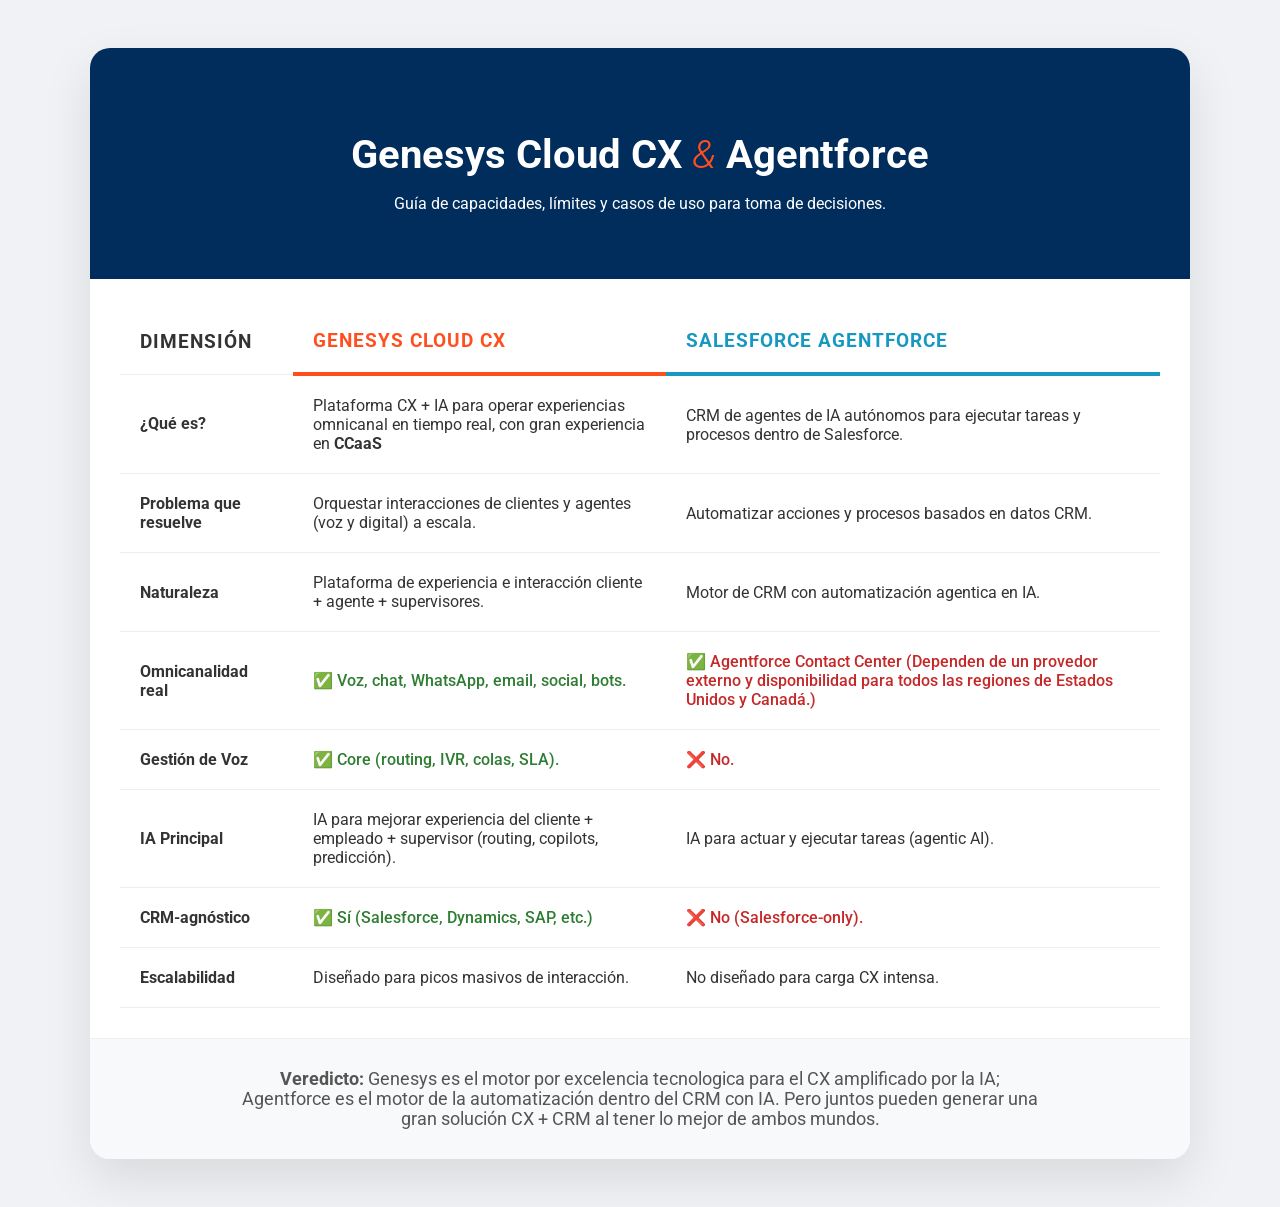
<file: Agentforce/genesys_agentforce.html>
<!DOCTYPE html>
<html lang="es">
<head>
    <meta charset="UTF-8">
    <meta name="viewport" content="width=device-width, initial-scale=1.0">
    <title>Genesys Cloud vs Agentforce | Comparativo</title>
    <link href="https://fonts.googleapis.com/css2?family=Roboto:wght@300;400;700&display=swap" rel="stylesheet">
    <link rel="stylesheet" href="css/genesys_agentforce_style.css">
</head>
<body>

    <section class="compare-container">
        <header class="compare-header">
            <h1>Genesys Cloud CX <span class="vs">&</span> Agentforce</h1>
            <p>Guía de capacidades, límites y casos de uso para toma de decisiones.</p>
        </header>

        <div class="table-wrapper">
            <table>
                <thead>
                    <tr>
                        <th>Dimensión</th>
                        <th class="brand-genesys">Genesys Cloud CX</th>
                        <th class="brand-salesforce">Salesforce Agentforce</th>
                    </tr>
                </thead>
                <tbody>
                    <tr>
                        <td><strong>¿Qué es?</strong></td>
                        <td>Plataforma CX + IA para operar experiencias omnicanal en tiempo real, con gran experiencia en <b>CCaaS</b></td>
                        <td>CRM de agentes de IA autónomos para ejecutar tareas y procesos dentro de Salesforce.</td>
                    </tr>
                    <tr>
                        <td><strong>Problema que resuelve</strong></td>
                        <td>Orquestar interacciones de clientes y agentes (voz y digital) a escala.</td>
                        <td>Automatizar acciones y procesos basados en datos CRM.</td>
                    </tr>
                    <tr>
                        <td><strong>Naturaleza</strong></td>
                        <td>Plataforma de experiencia e interacción cliente + agente + supervisores.</td>
                        <td>Motor de CRM con automatización agentica en IA.</td>
                    </tr>
                    <tr>
                        <td><strong>Omnicanalidad real</strong></td>
                        <td class="check">✅ Voz, chat, WhatsApp, email, social, bots.</td>
                        <td class="cross">✅ Agentforce Contact Center (Dependen de un provedor externo y disponibilidad para todos las regiones de Estados Unidos y Canadá.)</td>
                    </tr>
                    <tr>
                        <td><strong>Gestión de Voz</strong></td>
                        <td class="check">✅ Core (routing, IVR, colas, SLA).</td>
                        <td class="cross">❌ No.</td>
                    </tr>
                    <tr>
                        <td><strong>IA Principal</strong></td>
                        <td>IA para mejorar experiencia del cliente + empleado + supervisor (routing, copilots, predicción).</td>
                        <td>IA para actuar y ejecutar tareas (agentic AI).</td>
                    </tr>
                    <tr>
                        <td><strong>CRM-agnóstico</strong></td>
                        <td class="check">✅ Sí (Salesforce, Dynamics, SAP, etc.)</td>
                        <td class="cross">❌ No (Salesforce-only).</td>
                    </tr>
                    <tr>
                        <td><strong>Escalabilidad</strong></td>
                        <td>Diseñado para picos masivos de interacción.</td>
                        <td>No diseñado para carga CX intensa.</td>
                    </tr>
                </tbody>
            </table>
        </div>

        <div class="footer-note">
            <p><strong>Veredicto:</strong> Genesys es el motor por excelencia tecnologica para el CX amplificado por la IA; Agentforce es el motor de la automatización dentro del CRM con IA. Pero juntos pueden generar una gran solución CX + CRM al tener lo mejor de ambos mundos.</p>
        </div>
    </section>

</body>
</html>
</file>
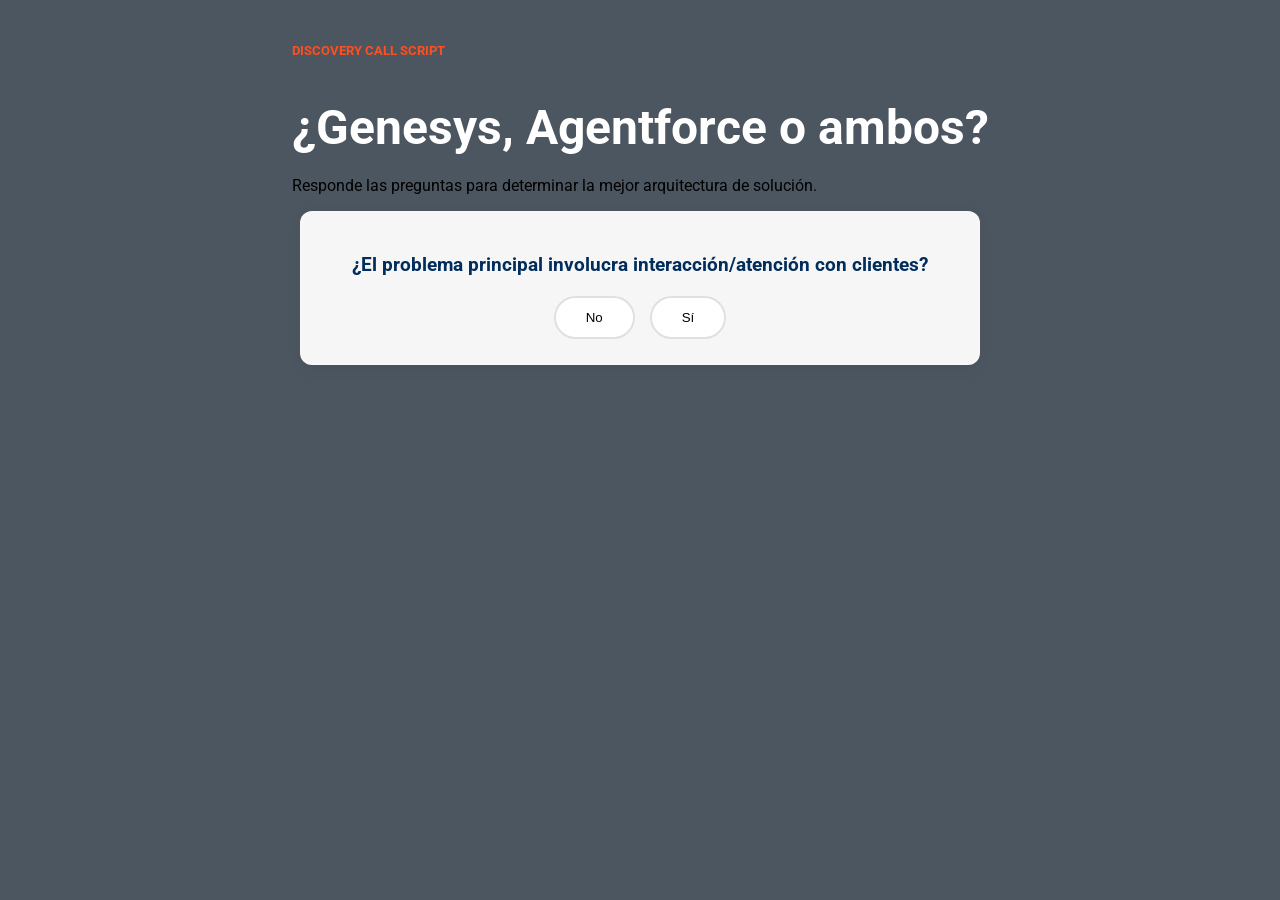
<file: diferencias/Agentforce.html>
<!DOCTYPE html>
<html lang="es">
<head>
    <meta charset="UTF-8">
    <meta name="viewport" content="width=device-width, initial-scale=1.0">
    <title>Arbol Decisión Dinámico</title>
    <link href="https://fonts.googleapis.com/css2?family=Roboto:wght@400;500;700&display=swap" rel="stylesheet">
    <link rel="stylesheet" href="css/style_agentforce.css">
</head>
<body>

    <section class="tool-container">
        <div class="header-tool">
            <span class="badge">Discovery Call Script</span>
            <h1>¿Genesys, Agentforce o ambos?</h1>
            <p>Responde las preguntas para determinar la mejor arquitectura de solución.</p>
        </div>

    <div class="video-background">
        <video autoplay muted loop playsinline id="bg-video">
            <source src="multimedia/animacion_genesys.mp4">
            Tu navegador no soporta videos.
        </video>
        <div class="overlay"></div>
    </div>

    <div id="tree-container">
        </div>
    <div id="tree-container">
        </div>

    <div id="modal-overlay" class="hidden">
        <div id="result-modal">
            <span class="badge">Recomendación Final</span>
            <h2 id="modal-title"></h2>
            <p id="modal-desc"></p>
            <button onclick="location.reload()">Nuevo Diagnóstico</button>
        </div>
    </div>

    <script src="javascript/java_agentforce.js"></script>
</body>
</html>
</file>
<file: Agentforce/css/genesys_agentforce_style.css>
body {
    font-family: 'Roboto', sans-serif;
    background: #f0f2f5;
    color: #333;
    padding: 40px 20px;
}

.compare-container {
    max-width: 1100px;
    margin: 0 auto;
    background: white;
    border-radius: 20px;
    box-shadow: 0 20px 50px rgba(0,0,0,0.1);
    overflow: hidden;
}

.compare-header {
    background: #002d5b; /* Azul profundo corporativo */
    color: white;
    padding: 50px;
    text-align: center;
}

.compare-header h1 {
    font-size: 2.5rem;
    margin-bottom: 10px;
}

.vs {
    color: #ff4f1f;
    font-style: italic;
    font-weight: 300;
}

/* Estilos de la Tabla */
.table-wrapper {
    padding: 30px;
    overflow-x: auto;
}

table {
    width: 100%;
    border-collapse: collapse;
    font-size: 1rem;
}

th, td {
    padding: 20px;
    text-align: left;
    border-bottom: 1px solid #eee;
}

th {
    font-size: 1.2rem;
    text-transform: uppercase;
    letter-spacing: 1px;
}

.brand-genesys {
    color: #ff4f1f;
    border-bottom: 4px solid #ff4f1f;
}

.brand-salesforce {
    color: #1798c1; /* Azul Salesforce */
    border-bottom: 4px solid #1798c1;
}

/* Indicadores visuales */
.check { color: #2e7d32; font-weight: 500; }
.cross { color: #c62828; font-weight: 500; }

tbody tr:hover {
    background-color: #f9f9f9;
}

.footer-note {
    background: #f8f9fa;
    padding: 30px;
    text-align: center;
    border-top: 1px solid #eee;
}

.footer-note p {
    font-size: 1.1rem;
    color: #555;
    max-width: 800px;
    margin: 0 auto;
}

/* Responsividad */
@media (max-width: 768px) {
    th, td { padding: 12px; font-size: 0.9rem; }
}
</file>
<file: diferencias/css/style_agentforce.css>
body {
    font-family: 'Roboto', sans-serif;
    background-color: #f4f7f9;
    margin: 0;
    padding: 40px 0;
    display: flex;
    flex-direction: column;
    align-items: center;
}

#tree-container {
    width: 100%;
    max-width: 800px;
    display: flex;
    flex-direction: column;
    align-items: center;
}

/* El bloque de cada paso */
.step-node {
    background: white;
    padding: 25px;
    border-radius: 12px;
    box-shadow: 0 4px 15px rgba(0,0,0,0.05);
    width: 90%;
    margin-bottom: 40px;
    position: relative;
    text-align: center;
    animation: slideIn 0.5s ease-out;
}

/* La Raíz (Línea conectora) */
.step-node:not(:last-child)::after {
    content: '';
    position: absolute;
    bottom: -40px;
    left: 50%;
    width: 2px;
    height: 40px;
    background: #ff4f1f; /* Color naranja Genesys */
}

h2 { color: #002d5b; font-size: 1.2rem; margin-bottom: 20px; }

h1 { color: #ffffff; font-size: 3rem; margin-bottom: 20px; }

.btn-group { display: flex; justify-content: center; gap: 15px; }

button {
    padding: 12px 30px;
    border: 2px solid #e0e0e0;
    background: white;
    border-radius: 50px;
    cursor: pointer;
    font-weight: 500;
    transition: all 0.3s;
}

button:hover {
    border-color: #ff4f1f;
    color: #ff4f1f;
}

button.selected {
    background: #ff4f1f;
    color: white;
    border-color: #ff4f1f;
}

/* Modal de Notificación */
#modal-overlay {
    position: fixed;
    top: 0; left: 0; width: 100%; height: 100%;
    background: rgba(0, 45, 91, 0.8); /* Azul oscuro con transparencia */
    display: flex;
    justify-content: center;
    align-items: center;
    z-index: 1000;
}

.hidden { display: none !important; }

#result-modal {
    background: white;
    padding: 40px;
    border-radius: 20px;
    max-width: 500px;
    text-align: center;
    box-shadow: 0 20px 40px rgba(0,0,0,0.2);
    animation: popUp 0.4s cubic-bezier(0.175, 0.885, 0.32, 1.275);
}

.badge { color: #ff4f1f; font-weight: bold; text-transform: uppercase; font-size: 0.8rem; }

@keyframes slideIn { from { opacity: 0; transform: translateY(20px); } to { opacity: 1; transform: translateY(0); } }
@keyframes popUp { from { transform: scale(0.8); opacity: 0; } to { transform: scale(1); opacity: 1; } }

/* Contenedor del Video */
.video-background {
    position: fixed;
    top: 0;
    left: 0;
    width: 100%;
    height: 100%;
    z-index: -1; /* Lo envía al fondo */
    overflow: hidden;
}

#bg-video {
    min-width: 100%;
    min-height: 100%;
    width: auto;
    height: auto;
    position: absolute;
    top: 50%;
    left: 50%;
    transform: translate(-50%, -50%);
    object-fit: cover;
}

/* Capa oscura para que el texto sea legible */
.overlay {
    position: absolute;
    top: 0;
    left: 0;
    width: 100%;
    height: 100%;
    background: rgba(0, 15, 30, 0.7); /* Azul muy oscuro semitransparente */
}

/* Ajuste en los nodos para que resalten sobre el video */
.step-node {
    background: rgba(255, 255, 255, 0.95); /* Blanco ligeramente transparente */
    backdrop-filter: blur(5px); /* Efecto de desenfoque detrás del nodo */
    border: 1px solid rgba(255, 255, 255, 0.3);
}

/* Modificamos el cuerpo para que el fondo sea el video */
body {
    background-color: transparent; 
}
</file>
